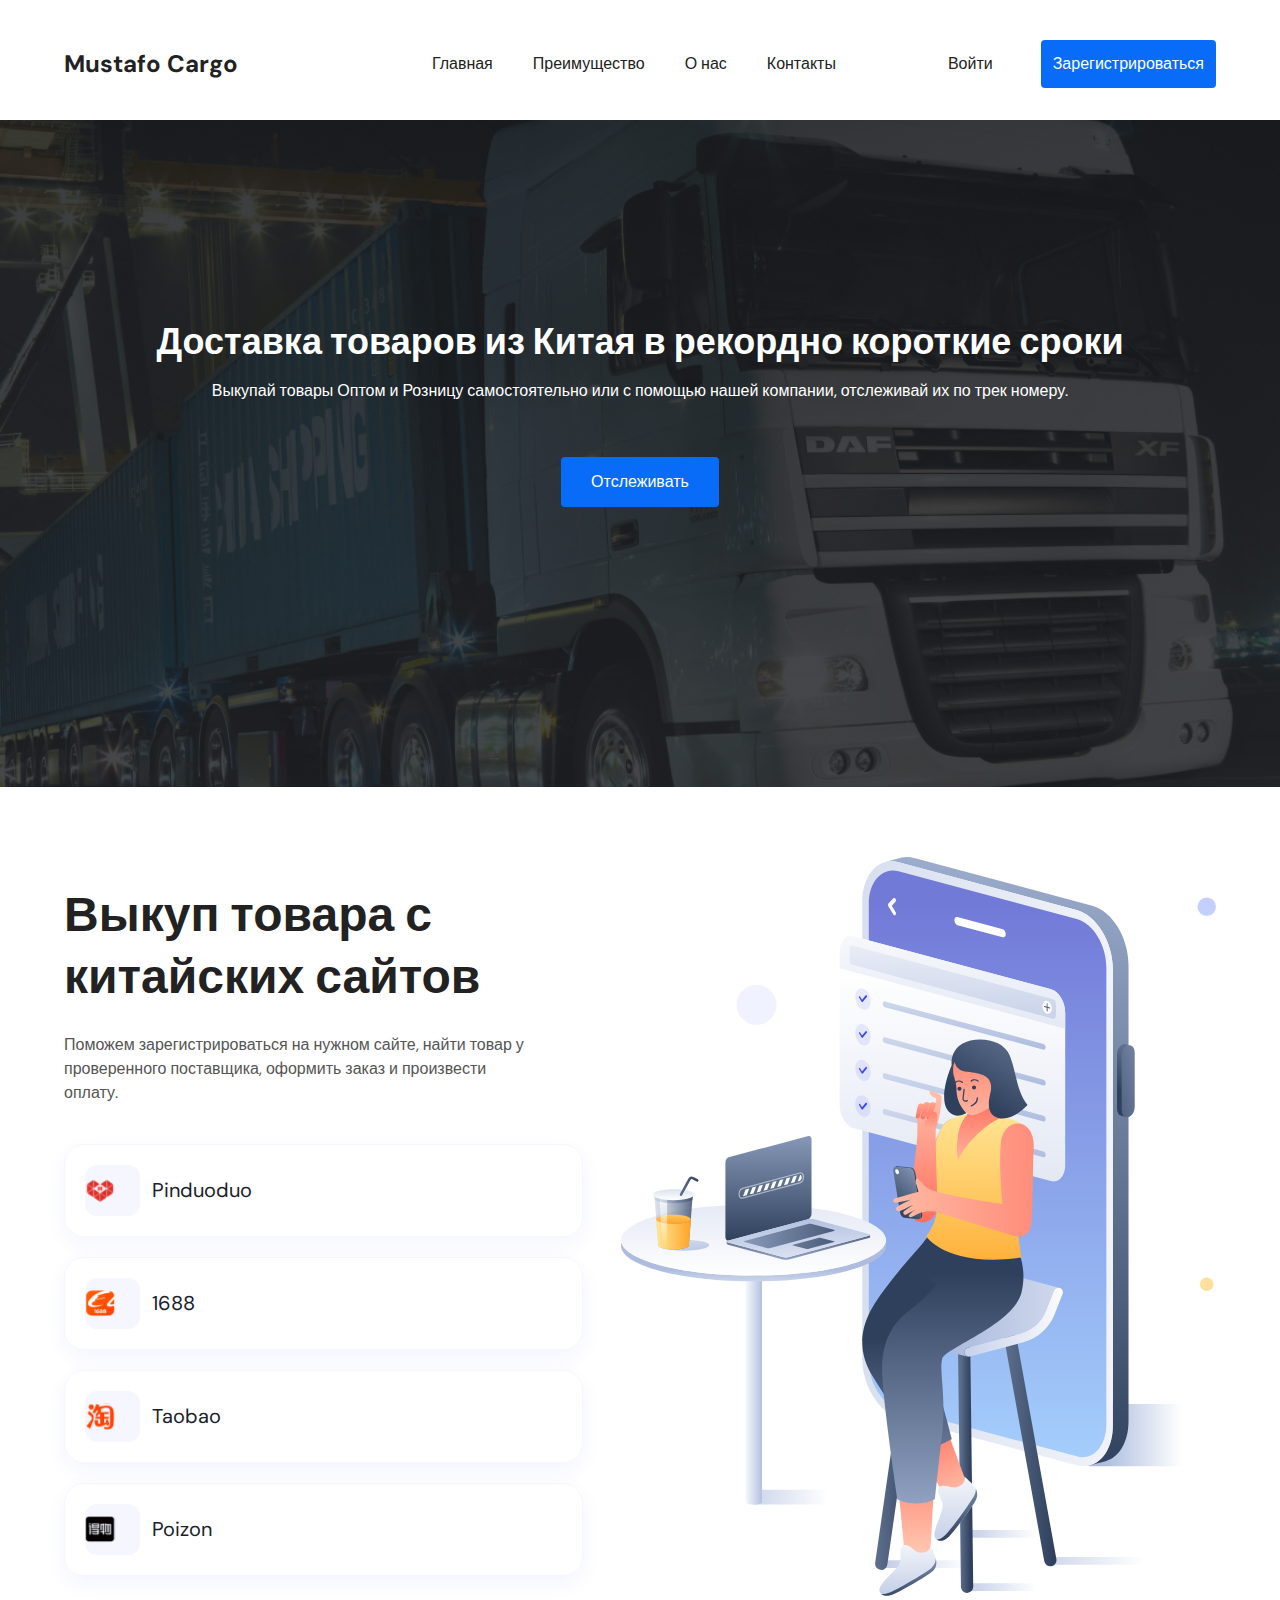
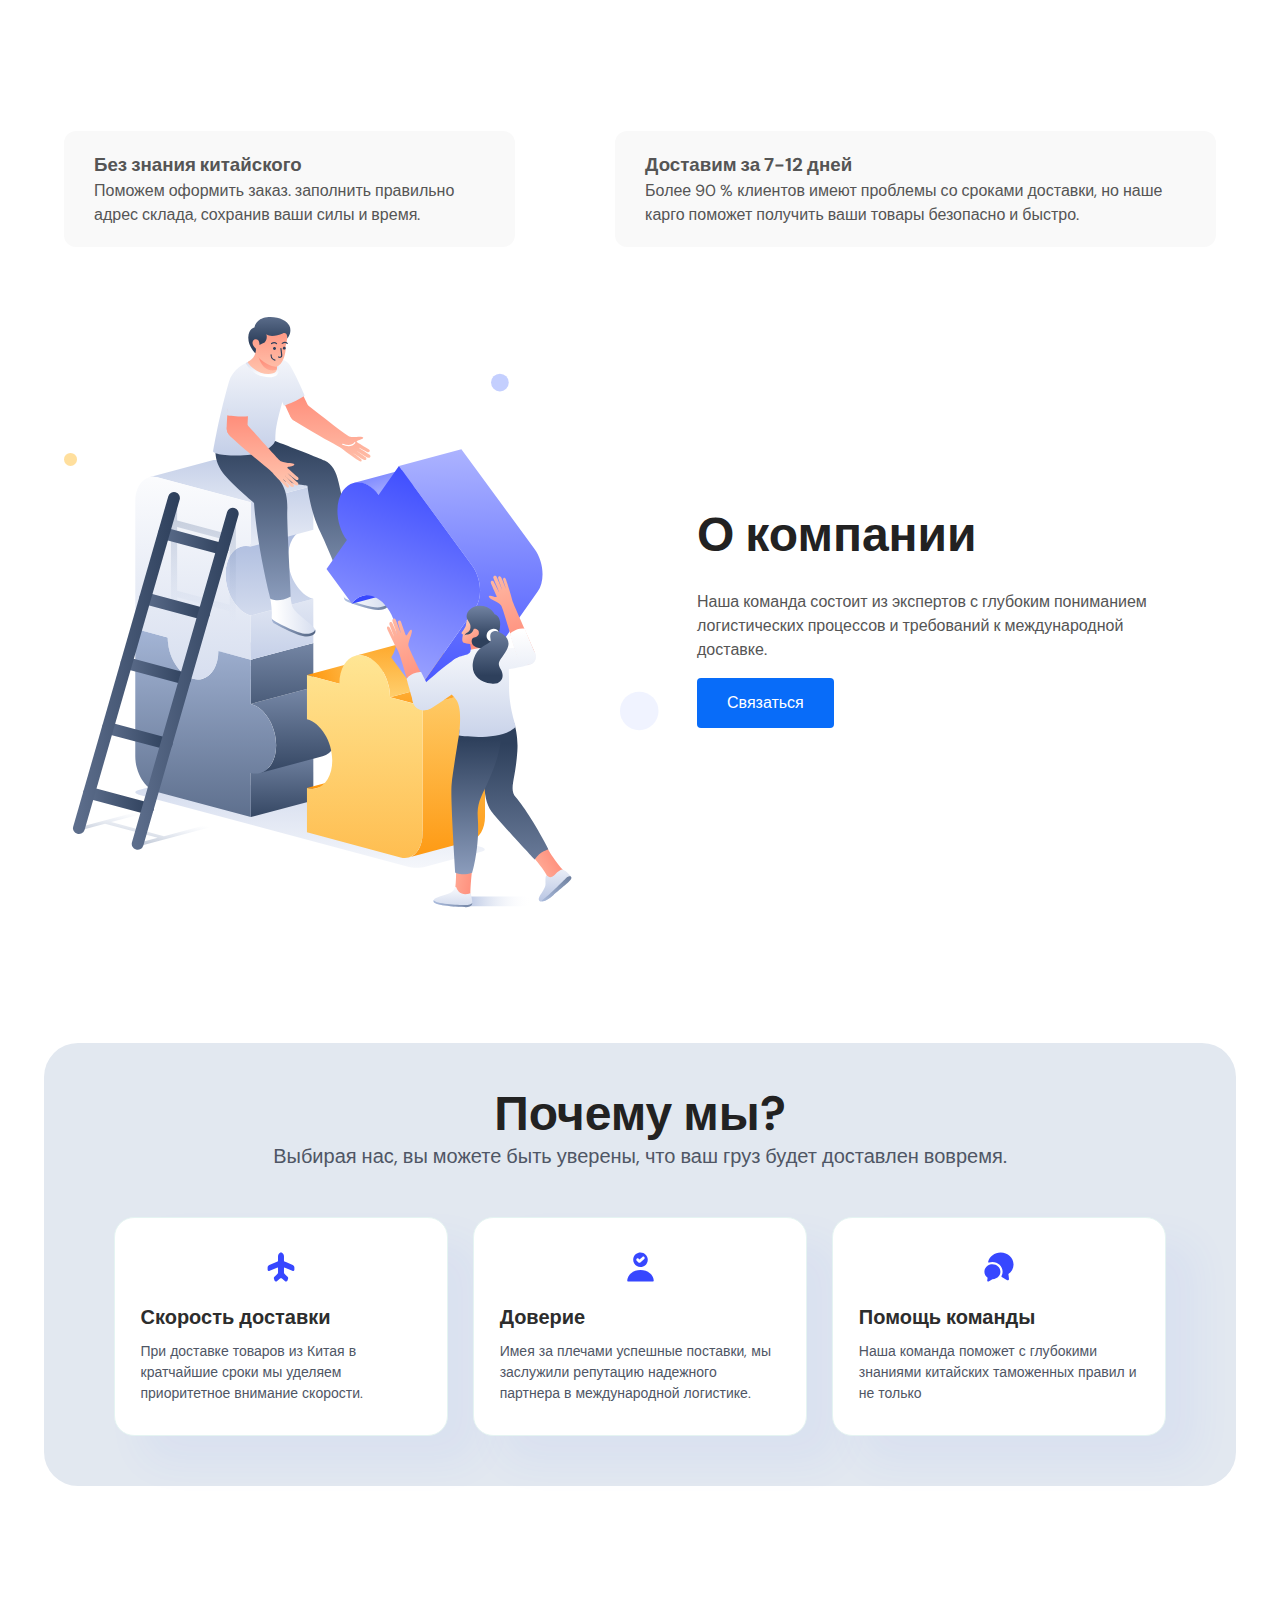
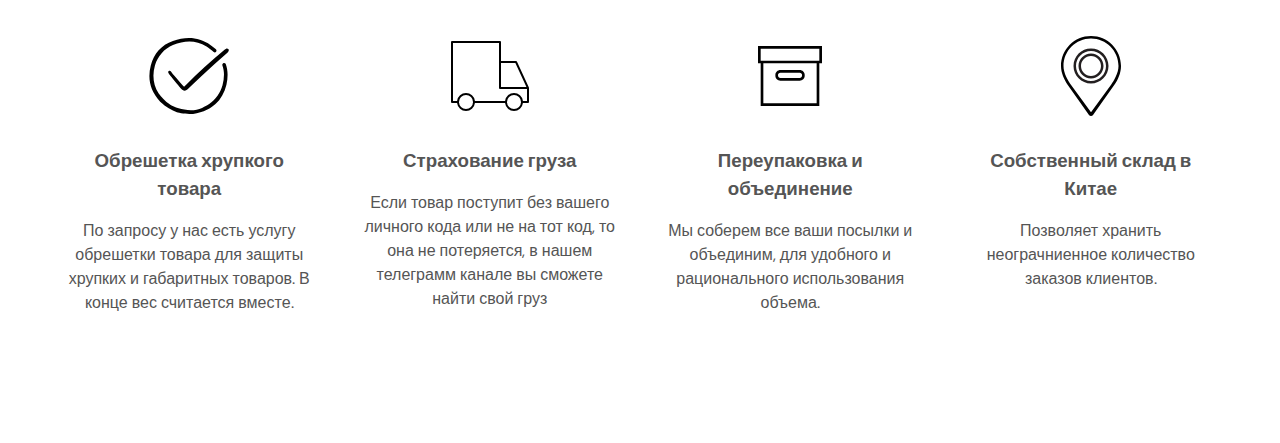
<file: index.html>
<!DOCTYPE html>
<html lang="en">
<head>
    <meta charset="UTF-8">
    <title>Mustafo Cargo</title>
    <link rel="stylesheet" href="css/styles.css">
</head>
<body>
    <header class="header">
        <div class="container">
            <div class="burger-menu">
                <button class="burger-btn" id="burger-btn">
                    <svg xmlns="http://www.w3.org/2000/svg" width="30px" height="30px" viewBox="0 0 512 512">
                        <path d="M0 96C0 78.3 14.3 64 32 64H416c17.7 0 32 14.3 32 32s-14.3 32-32 32H32C14.3 128 0 113.7 0 96zM64 256c0-17.7 14.3-32 32-32H480c17.7 0 32 14.3 32 32s-14.3 32-32 32H96c-17.7 0-32-14.3-32-32zM448 416c0 17.7-14.3 32-32 32H32c-17.7 0-32-14.3-32-32s14.3-32 32-32H416c17.7 0 32 14.3 32 32z"/>
                    </svg>
                </button>
                <nav class="menu" id="menu">
                    <ul>
                        <li><a href="./index.html">Главная</a></li>
                        <li><a href="#">Преимущества</a></li>
                        <li><a href="#">О нас</a></li>
                        <li><a href="tel:+996701090133">Контакты</a></li>
                    </ul>
                </nav>
            </div>
            <a class="header-logo" href="./index.html">Mustafo Cargo</a>

            <nav class="site-nav">
                <ul class="site-nav__list">
                    <li class="site-nav__item">
                        <a class="site-nav__link" href="./index.html">
                            Главная
                        </a>
                    </li>
                    <li class="site-nav__item">
                        <a class="site-nav__link" href="#">
                            Преимущество
                        </a>
                    </li>
                    <li class="site-nav__item">
                        <a class="site-nav__link" href="#">
                            О нас
                        </a>
                    </li>
                    <li class="site-nav__item">
                        <a class="site-nav__link" href="tel:+996701090133">
                            Контакты
                        </a>
                    </li>
                </ul>
            </nav>
            <a class="site-nav__link signin" href="./html/voyti.html">Войти</a>
            <a class="btn header-btn" href="./html/registration.html">Зарегистрироваться</a>
        </div>
    </header>



    <main class="main">

        <!--        hero section-->
        <section class="hero">
            <div class="container">
                <h1 class="hero-title">Доставка товаров из Китая в рекордно короткие сроки</h1>
                <p class="hero-text">Выкупай товары Оптом и Розницу самостоятельно или с помощью нашей компании, отслеживай их по трек номеру.</p>
                <a class="btn hero__btn" href="">Отслеживать</a>
            </div>
        </section>
        <!--        hero section end-->

        <!--        Китайские сайты-->
        <section class="course">
            <div class="container">
                <div class="course_left">
                    <h2 class="title course_title">Выкуп товара с китайских сайтов</h2>
                    <p class="course_text">Поможем зарегистрироваться на нужном сайте, найти товар у проверенного поставщика, оформить заказ и произвести оплату.</p>
                    <ul class="course_left_list">
                        <li class="course_left_item">
                            <div class="course_left_item-bg-color">
                                <div><img src="img/pinduoduo-1.svg" alt=""></div>
                            </div>
                            <p class="course_left_item_text">Pinduoduo</p>
                        </li>
                        <li class="course_left_item">
                            <div class="course_left_item-bg-color">
                                <div><img src="img/1686-2.svg" alt=""></div>
                            </div>
                            <p class="course_left_item_text">1688</p>
                        </li>
                        <li class="course_left_item">
                            <div class="course_left_item-bg-color">
                                <div><img src="img/taobao-3.svg" alt=""></div>
                            </div>
                            <p class="course_left_item_text">Taobao</p>
                        </li>
                        <li class="course_left_item">
                            <div class="course_left_item-bg-color">
                                <div><img src="img/poizon.svg" alt="" ></div>
                            </div>
                            <p class="course_left_item_text">Poizon</p>
                        </li>
                    </ul>
                </div>
                <div class="course_right">
                    <img class="course_right_img" src="img/карго.svg" alt="" width="400" height="400">
                </div>
            </div>
        </section>
        <!--        Китайские сайты end-->

<!--        доставка-->
        <section class="dostavka">
            <div class="container">
                <ul class="dostavka_list">
                    <li class="dostavka_item">
                        <div class="dostavka_item_div">
<!--                            <div class="dostavka_item_bg">-->
<!--                                <svg>-->
<!--                                    <path d="M35.0779 4.33331H16.9212C9.03455 4.33331 4.33289 9.03498 4.33289 16.9216V35.0783C4.33289 42.965 9.03455 47.6666 16.9212 47.6666H35.0779C42.9646 47.6666 47.6662 42.965 47.6662 35.0783V16.9216C47.6662 9.03498 42.9646 4.33331 35.0779 4.33331ZM21.6012 32.2833L16.7262 37.1583C16.4012 37.4833 15.9896 37.635 15.5779 37.635C15.1662 37.635 14.7329 37.4833 14.4296 37.1583L12.8046 35.5333C12.1546 34.905 12.1546 33.865 12.8046 33.2366C13.4329 32.6083 14.4512 32.6083 15.1012 33.2366L15.5779 33.7133L19.3046 29.9866C19.9329 29.3583 20.9512 29.3583 21.6012 29.9866C22.2296 30.615 22.2296 31.655 21.6012 32.2833ZM21.6012 17.1166L16.7262 21.9916C16.4012 22.3166 15.9896 22.4683 15.5779 22.4683C15.1662 22.4683 14.7329 22.3166 14.4296 21.9916L12.8046 20.3666C12.1546 19.7383 12.1546 18.6983 12.8046 18.07C13.4329 17.4416 14.4512 17.4416 15.1012 18.07L15.5779 18.5466L19.3046 14.82C19.9329 14.1916 20.9512 14.1916 21.6012 14.82C22.2296 15.4483 22.2296 16.4883 21.6012 17.1166ZM38.0462 36.01H26.6712C25.7829 36.01 25.0462 35.2733 25.0462 34.385C25.0462 33.4966 25.7829 32.76 26.6712 32.76H38.0462C38.9562 32.76 39.6712 33.4966 39.6712 34.385C39.6712 35.2733 38.9562 36.01 38.0462 36.01ZM38.0462 20.8433H26.6712C25.7829 20.8433 25.0462 20.1066 25.0462 19.2183C25.0462 18.33 25.7829 17.5933 26.6712 17.5933H38.0462C38.9562 17.5933 39.6712 18.33 39.6712 19.2183C39.6712 20.1066 38.9562 20.8433 38.0462 20.8433Z" fill="white"></path>-->
<!--                                </svg>-->
<!--                            </div>-->
                            <div class="dostavka_text">
                                <h3 class="dostavka_subtitle">Без знания китайского</h3>
                                <p class="dostavka_p">Поможем оформить заказ. заполнить правильно адрес склада, сохранив ваши силы и время.</p>
                            </div>
                        </div>
                    </li>
                    <li class="dostavka_item">
<!--                        <div class="dostavka_item_bg">-->
<!--                            <svg>-->

<!--                            </svg>-->
<!--                        </div>-->
                        <div class="">
                            <h3 class="dostavka_subtitle">Доставим за 7-12 дней</h3>
                            <p class="dostavka_text">Более 90 % клиентов имеют проблемы со сроками доставки, но наше карго поможет получить ваши товары безопасно и быстро.</p>
                        </div>
                    </li>
                </ul>
            </div>
        </section>
<!--        доставка end-->

        <!--        Китайские сайты-->
        <section class="about_us">
            <div class="container">
                <div class="about_us_left">
                    <img class="about_us_left_img" src="img/svg/about-company.svg" alt="" width="503" height="500">
                </div>

                <div class="about_us_right">
                    <h2 class="title about_us_title">О компании</h2>
                    <p class="about_us_text">Наша команда состоит из экспертов с глубоким пониманием логистических процессов и требований к международной доставке.</p>
                    <a class="btn hero__btn" href="tel:+996701090133">Связаться</a>
                </div>
            </div>
        </section>
        <!--        Китайские сайты end-->


<!--        почему мы-->
        <section class="why_us">
            <div class="container">
                <h2 class="title why_us_title">Почему мы?</h2>
                <p class="why_us_text">Выбирая нас, вы можете быть уверены, что ваш груз будет доставлен вовремя.</p>
                <ul class="why_us_list">
                    <li class="why_us_item">
                        <a href="#">
                            <svg width="36" height="36" viewBox="0 0 36 36" fill="none" xmlns="http://www.w3.org/2000/svg"><path d="M29.7396 16.002L22.9291 13.0708L21.4125 12.4291C21.1792 12.3124 20.975 12.0062 20.975 11.7437V7.28119C20.975 5.88119 19.9396 4.21869 18.6854 3.57703C18.2479 3.35828 17.7229 3.35828 17.2854 3.57703C16.0458 4.21869 15.0104 5.89578 15.0104 7.29578V11.7583C15.0104 12.0208 14.8062 12.327 14.5729 12.4437L6.2604 16.0166C5.34165 16.3958 4.5979 17.5479 4.5979 18.5395V20.4645C4.5979 21.7041 5.53123 22.3166 6.68332 21.8208L13.9896 18.6708C14.5583 18.4229 15.025 18.7291 15.025 19.3562V20.9749V23.5999C15.025 23.9354 14.8354 24.4166 14.6021 24.6499L11.2187 28.0479C10.8687 28.3979 10.7083 29.0833 10.8687 29.5791L11.525 31.5624C11.7875 32.4229 12.7646 32.8312 13.5667 32.4229L17.0375 29.5062C17.5625 29.0541 18.4229 29.0541 18.9479 29.5062L22.4187 32.4229C23.2208 32.8166 24.1979 32.4229 24.4896 31.5624L25.1458 29.5791C25.3062 29.0979 25.1458 28.3979 24.7958 28.0479L21.4125 24.6499C21.1646 24.4166 20.975 23.9354 20.975 23.5999V19.3562C20.975 18.7291 21.4271 18.4374 22.0104 18.6708L29.3167 21.8208C30.4687 22.3166 31.4021 21.7041 31.4021 20.4645V18.5395C31.4021 17.5479 30.6583 16.3958 29.7396 16.002Z" fill="#3747FF"></path></svg>
                            <path d="M29.7396 16.002L22.9291 13.0708L21.4125 12.4291C21.1792 12.3124 20.975 12.0062 20.975 11.7437V7.28119C20.975 5.88119 19.9396 4.21869 18.6854 3.57703C18.2479 3.35828 17.7229 3.35828 17.2854 3.57703C16.0458 4.21869 15.0104 5.89578 15.0104 7.29578V11.7583C15.0104 12.0208 14.8062 12.327 14.5729 12.4437L6.2604 16.0166C5.34165 16.3958 4.5979 17.5479 4.5979 18.5395V20.4645C4.5979 21.7041 5.53123 22.3166 6.68332 21.8208L13.9896 18.6708C14.5583 18.4229 15.025 18.7291 15.025 19.3562V20.9749V23.5999C15.025 23.9354 14.8354 24.4166 14.6021 24.6499L11.2187 28.0479C10.8687 28.3979 10.7083 29.0833 10.8687 29.5791L11.525 31.5624C11.7875 32.4229 12.7646 32.8312 13.5667 32.4229L17.0375 29.5062C17.5625 29.0541 18.4229 29.0541 18.9479 29.5062L22.4187 32.4229C23.2208 32.8166 24.1979 32.4229 24.4896 31.5624L25.1458 29.5791C25.3062 29.0979 25.1458 28.3979 24.7958 28.0479L21.4125 24.6499C21.1646 24.4166 20.975 23.9354 20.975 23.5999V19.3562C20.975 18.7291 21.4271 18.4374 22.0104 18.6708L29.3167 21.8208C30.4687 22.3166 31.4021 21.7041 31.4021 20.4645V18.5395C31.4021 17.5479 30.6583 16.3958 29.7396 16.002Z" fill="#3747FF"></path>
                        </a>
                        <h3>Скорость доставки</h3>
                        <p>При доставке товаров из Китая в кратчайшие сроки мы уделяем приоритетное внимание скорости.</p>
                    </li>
                    <li class="why_us_item">
                        <a href="#">
                            <svg width="36" height="36" viewBox="0 0 36 36" fill="none" xmlns="http://www.w3.org/2000/svg"><path d="M18.4872 20.9166C11.181 20.9166 5.23096 25.8166 5.23096 31.8541C5.23096 32.2625 5.55179 32.5833 5.96012 32.5833H31.0143C31.4226 32.5833 31.7435 32.2625 31.7435 31.8541C31.7435 25.8166 25.7935 20.9166 18.4872 20.9166Z" fill="#3747FF"></path><path d="M18.4872 3.41663C16.7664 3.41663 15.1914 4.01454 13.9372 5.02079C12.2601 6.34788 11.1956 8.40413 11.1956 10.7083C11.1956 12.0791 11.5747 13.3625 12.2601 14.4562C13.5143 16.5708 15.8185 18 18.4872 18C20.3247 18 22.0018 17.3291 23.2851 16.177C23.8539 15.6958 24.3497 15.1125 24.7289 14.4562C25.3997 13.3625 25.7789 12.0791 25.7789 10.7083C25.7789 6.68329 22.5122 3.41663 18.4872 3.41663ZM22.2643 9.92079L18.3706 13.5083C18.1081 13.7562 17.7726 13.8729 17.4372 13.8729C17.0872 13.8729 16.7372 13.7416 16.4747 13.4791L14.681 11.6708C14.1414 11.1312 14.1414 10.2708 14.681 9.73121C15.2206 9.19163 16.081 9.19163 16.6206 9.73121L17.481 10.5916L20.4122 7.89371C20.9664 7.38329 21.8268 7.41246 22.3372 7.96663C22.8476 8.53538 22.8185 9.41038 22.2643 9.92079Z" fill="#3747FF"></path></svg>
                        </a>
                        <h3>Доверие</h3>
                        <p>Имея за плечами успешные поставки, мы заслужили репутацию надежного партнера в международной логистике.</p>
                    </li>
                    <li class="why_us_item">
                        <a href="#">
                            <svg width="36" height="36" viewBox="0 0 36 36" fill="none" xmlns="http://www.w3.org/2000/svg"><path d="M27.4098 25.0437L27.9786 29.652C28.1244 30.8625 26.8265 31.7083 25.7911 31.0812L20.7452 28.077C20.3952 27.8729 20.3077 27.4354 20.4973 27.0854C21.2265 25.7437 21.6202 24.227 21.6202 22.7104C21.6202 17.3729 17.0411 13.027 11.4119 13.027C10.2598 13.027 9.13689 13.202 8.08689 13.552C7.54731 13.727 7.02231 13.2312 7.15356 12.677C8.48064 7.36871 13.5848 3.41663 19.6806 3.41663C26.7973 3.41663 32.5577 8.79788 32.5577 15.4333C32.5577 19.3708 30.5306 22.8562 27.4098 25.0437Z" fill="#3747FF"></path><path d="M19.4327 22.7104C19.4327 24.4458 18.7911 26.05 17.7119 27.3188C16.2681 29.0688 13.9786 30.1917 11.4119 30.1917L7.60564 32.4521C6.96397 32.8458 6.1473 32.3063 6.2348 31.5625L6.59939 28.6896C4.64522 27.3333 3.39105 25.1604 3.39105 22.7104C3.39105 20.1438 4.76189 17.8833 6.86189 16.5417C8.1598 15.6958 9.72022 15.2146 11.4119 15.2146C15.8452 15.2146 19.4327 18.5688 19.4327 22.7104Z" fill="#3747FF"></path></svg>
                        </a>
                        <h3>Помощь команды</h3>
                        <p>Наша команда поможет с глубокими знаниями китайских таможенных правил и не только</p>
                    </li>
                </ul>
            </div>
        </section>
<!--        почему мы end-->

<!--        Собственный склад в Китае-->
        <section class="how_it_work">
            <div class="container">
                <ul class="how_it_work_list">
                    <li class="how_it_work_item">
                        <img src="img/svg/tick.svg" alt="" width="80" height="80">
                        <h3 class="card-title">Обрешетка хрупкого товара</h3>
                        <p class="card-text">По запросу у нас есть услугу обрешетки товара для защиты хрупких и габаритных товаров. В конце вес считается вместе.</p>
                    </li>
                    <li class="how_it_work_item">
                        <img src="img/svg/car.svg" alt="" width="80" height="80">
                        <h3 class="card-title">Страхование груза</h3>
                        <p class="card-text">Если товар поступит без вашего личного кода или не на тот код, то она не потеряется, в нашем телеграмм канале вы сможете найти свой груз</p>
                    </li>
                    <li class="how_it_work_item">
                        <img src="img/svg/box.svg" alt="" width="80" height="80">
                        <h3 class="card-title">Переупаковка и объединение</h3>
                        <p class="card-text">Мы соберем все ваши посылки и объединим, для удобного и рационального использования объема.</p>
                    </li>
                    <li class="how_it_work_item">
                        <img src="img/svg/location.svg" alt="" width="80" height="80">
                        <h3 class="card-title">Собственный склад в Китае</h3>
                        <p class="card-text">Позволяет хранить неограчниенное количество заказов клиентов.</p>
                    </li>
                </ul>
            </div>
        </section>
<!--        Собственный склад в Китае end-->

    </main>



<!--    <footer class="footer">-->
<!--        <div class="container">-->
<!--            <a class="footer-logo" href="./index.html">Mustafo Cargo</a>-->

<!--            <nav class="footer_nav">-->
<!--                <ul class="footer_nav__list">-->
<!--                    <li class="footer_nav__item">-->
<!--                        <a class="footer_nav__link" href="./index.html">-->
<!--                            Главная-->
<!--                        </a>-->
<!--                    </li>-->
<!--                    <li class="footer_nav__item">-->
<!--                        <a class="footer_nav__link" href="#">-->
<!--                            Преимущество-->
<!--                        </a>-->
<!--                    </li>-->
<!--                    <li class="footer_nav__item">-->
<!--                        <a class="footer_nav__link" href="#">-->
<!--                            О нас-->
<!--                        </a>-->
<!--                    </li>-->
<!--                    <li class="footer_nav__item">-->
<!--                        <a class="footer_nav__link" href="#">-->
<!--                            Контакты-->
<!--                        </a>-->
<!--                    </li>-->
<!--                </ul>-->
<!--            </nav>-->
<!--            <div class="footer_a">-->
<!--                <a href="tel:+996701090133">-->
<!--                    <svg xmlns="http://www.w3.org/2000/svg"  viewBox="0 0 48 48" width="28px" height="28px" clip-rule="evenodd">-->
<!--                    <path fill="#fff" d="M4.868,43.303l2.694-9.835C5.9,30.59,5.026,27.324,5.027,23.979C5.032,13.514,13.548,5,24.014,5c5.079,0.002,9.845,1.979,13.43,5.566c3.584,3.588,5.558,8.356,5.556,13.428c-0.004,10.465-8.522,18.98-18.986,18.98c-0.001,0,0,0,0,0h-0.008c-3.177-0.001-6.3-0.798-9.073-2.311L4.868,43.303z"/>-->
<!--                    <path fill="#fff" d="M4.868,43.803c-0.132,0-0.26-0.052-0.355-0.148c-0.125-0.127-0.174-0.312-0.127-0.483l2.639-9.636c-1.636-2.906-2.499-6.206-2.497-9.556C4.532,13.238,13.273,4.5,24.014,4.5c5.21,0.002,10.105,2.031,13.784,5.713c3.679,3.683,5.704,8.577,5.702,13.781c-0.004,10.741-8.746,19.48-19.486,19.48c-3.189-0.001-6.344-0.788-9.144-2.277l-9.875,2.589C4.953,43.798,4.911,43.803,4.868,43.803z"/>-->
<!--                    <path fill="#cfd8dc" d="M24.014,5c5.079,0.002,9.845,1.979,13.43,5.566c3.584,3.588,5.558,8.356,5.556,13.428c-0.004,10.465-8.522,18.98-18.986,18.98h-0.008c-3.177-0.001-6.3-0.798-9.073-2.311L4.868,43.303l2.694-9.835C5.9,30.59,5.026,27.324,5.027,23.979C5.032,13.514,13.548,5,24.014,5 M24.014,42.974C24.014,42.974,24.014,42.974,24.014,42.974C24.014,42.974,24.014,42.974,24.014,42.974 M24.014,42.974C24.014,42.974,24.014,42.974,24.014,42.974C24.014,42.974,24.014,42.974,24.014,42.974 M24.014,4C24.014,4,24.014,4,24.014,4C12.998,4,4.032,12.962,4.027,23.979c-0.001,3.367,0.849,6.685,2.461,9.622l-2.585,9.439c-0.094,0.345,0.002,0.713,0.254,0.967c0.19,0.192,0.447,0.297,0.711,0.297c0.085,0,0.17-0.011,0.254-0.033l9.687-2.54c2.828,1.468,5.998,2.243,9.197,2.244c11.024,0,19.99-8.963,19.995-19.98c0.002-5.339-2.075-10.359-5.848-14.135C34.378,6.083,29.357,4.002,24.014,4L24.014,4z"/>-->
<!--                    <path fill="#40c351" d="M35.176,12.832c-2.98-2.982-6.941-4.625-11.157-4.626c-8.704,0-15.783,7.076-15.787,15.774c-0.001,2.981,0.833,5.883,2.413,8.396l0.376,0.597l-1.595,5.821l5.973-1.566l0.577,0.342c2.422,1.438,5.2,2.198,8.032,2.199h0.006c8.698,0,15.777-7.077,15.78-15.776C39.795,19.778,38.156,15.814,35.176,12.832z"/>-->
<!--                    <path fill="#fff" fill-rule="evenodd" d="M19.268,16.045c-0.355-0.79-0.729-0.806-1.068-0.82c-0.277-0.012-0.593-0.011-0.909-0.011c-0.316,0-0.83,0.119-1.265,0.594c-0.435,0.475-1.661,1.622-1.661,3.956c0,2.334,1.7,4.59,1.937,4.906c0.237,0.316,3.282,5.259,8.104,7.161c4.007,1.58,4.823,1.266,5.693,1.187c0.87-0.079,2.807-1.147,3.202-2.255c0.395-1.108,0.395-2.057,0.277-2.255c-0.119-0.198-0.435-0.316-0.909-0.554s-2.807-1.385-3.242-1.543c-0.435-0.158-0.751-0.237-1.068,0.238c-0.316,0.474-1.225,1.543-1.502,1.859c-0.277,0.317-0.554,0.357-1.028,0.119c-0.474-0.238-2.002-0.738-3.815-2.354c-1.41-1.257-2.362-2.81-2.639-3.285c-0.277-0.474-0.03-0.731,0.208-0.968c0.213-0.213,0.474-0.554,0.712-0.831c0.237-0.277,0.316-0.475,0.474-0.791c0.158-0.317,0.079-0.594-0.04-0.831C20.612,19.329,19.69,16.983,19.268,16.045z" clip-rule="evenodd"/></svg>-->
<!--                </a>-->
<!--                <a href="https://www.instagram.com/mustafa_kargo?utm_source=ig_web_button_share_sheet&igsh=ZDNlZDc0MzIxNw==">-->
<!--                    <svg xmlns="http://www.w3.org/2000/svg"  viewBox="0 0 48 48" width="28px" height="28px">-->
<!--                    <radialGradient id="yOrnnhliCrdS2gy~4tD8ma" cx="19.38" cy="42.035" r="44.899" gradientUnits="userSpaceOnUse">-->
<!--                    <stop offset="0" stop-color="#fd5"/><stop offset=".328" stop-color="#ff543f"/><stop offset=".348" stop-color="#fc5245"/>-->
<!--                    <stop offset=".504" stop-color="#e64771"/><stop offset=".643" stop-color="#d53e91"/><stop offset=".761" stop-color="#cc39a4"/>-->
<!--                    <stop offset=".841" stop-color="#c837ab"/></radialGradient>-->
<!--                    <path fill="url(#yOrnnhliCrdS2gy~4tD8ma)" d="M34.017,41.99l-20,0.019c-4.4,0.004-8.003-3.592-8.008-7.992l-0.019-20	c-0.004-4.4,3.592-8.003,7.992-8.008l20-0.019c4.4-0.004,8.003,3.592,8.008,7.992l0.019,20	C42.014,38.383,38.417,41.986,34.017,41.99z"/>-->
<!--                    <radialGradient id="yOrnnhliCrdS2gy~4tD8mb" cx="11.786" cy="5.54" r="29.813" gradientTransform="matrix(1 0 0 .6663 0 1.849)" gradientUnits="userSpaceOnUse">-->
<!--                    <stop offset="0" stop-color="#4168c9"/><stop offset=".999" stop-color="#4168c9" stop-opacity="0"/>-->
<!--                    </radialGradient><path fill="url(#yOrnnhliCrdS2gy~4tD8mb)" d="M34.017,41.99l-20,0.019c-4.4,0.004-8.003-3.592-8.008-7.992l-0.019-20	c-0.004-4.4,3.592-8.003,7.992-8.008l20-0.019c4.4-0.004,8.003,3.592,8.008,7.992l0.019,20	C42.014,38.383,38.417,41.986,34.017,41.99z"/>-->
<!--                    <path fill="#fff" d="M24,31c-3.859,0-7-3.14-7-7s3.141-7,7-7s7,3.14,7,7S27.859,31,24,31z M24,19c-2.757,0-5,2.243-5,5	s2.243,5,5,5s5-2.243,5-5S26.757,19,24,19z"/><circle cx="31.5" cy="16.5" r="1.5" fill="#fff"/>-->
<!--                    <path fill="#fff" d="M30,37H18c-3.859,0-7-3.14-7-7V18c0-3.86,3.141-7,7-7h12c3.859,0,7,3.14,7,7v12	C37,33.86,33.859,37,30,37z M18,13c-2.757,0-5,2.243-5,5v12c0,2.757,2.243,5,5,5h12c2.757,0,5-2.243,5-5V18c0-2.757-2.243-5-5-5H18z"/></svg>-->
<!--                </a>-->
<!--                <a href="">-->
<!--                    <svg xmlns="http://www.w3.org/2000/svg"  viewBox="0 0 48 48" width="28px" height="28px">-->
<!--                    <path fill="#29b6f6" d="M24 4A20 20 0 1 0 24 44A20 20 0 1 0 24 4Z"/>-->
<!--                    <path fill="#fff" d="M33.95,15l-3.746,19.126c0,0-0.161,0.874-1.245,0.874c-0.576,0-0.873-0.274-0.873-0.274l-8.114-6.733 l-3.97-2.001l-5.095-1.355c0,0-0.907-0.262-0.907-1.012c0-0.625,0.933-0.923,0.933-0.923l21.316-8.468 c-0.001-0.001,0.651-0.235,1.126-0.234C33.667,14,34,14.125,34,14.5C34,14.75,33.95,15,33.95,15z"/>-->
<!--                    <path fill="#b0bec5" d="M23,30.505l-3.426,3.374c0,0-0.149,0.115-0.348,0.12c-0.069,0.002-0.143-0.009-0.219-0.043 l0.964-5.965L23,30.505z"/>-->
<!--                    <path fill="#cfd8dc" d="M29.897,18.196c-0.169-0.22-0.481-0.26-0.701-0.093L16,26c0,0,2.106,5.892,2.427,6.912 c0.322,1.021,0.58,1.045,0.58,1.045l0.964-5.965l9.832-9.096C30.023,18.729,30.064,18.416,29.897,18.196z"/></svg>-->
<!--                </a>-->
<!--            </div>-->
<!--        </div>-->
<!--    </footer>-->

    <script src="app.js"></script>
</body>
</html>
</file>
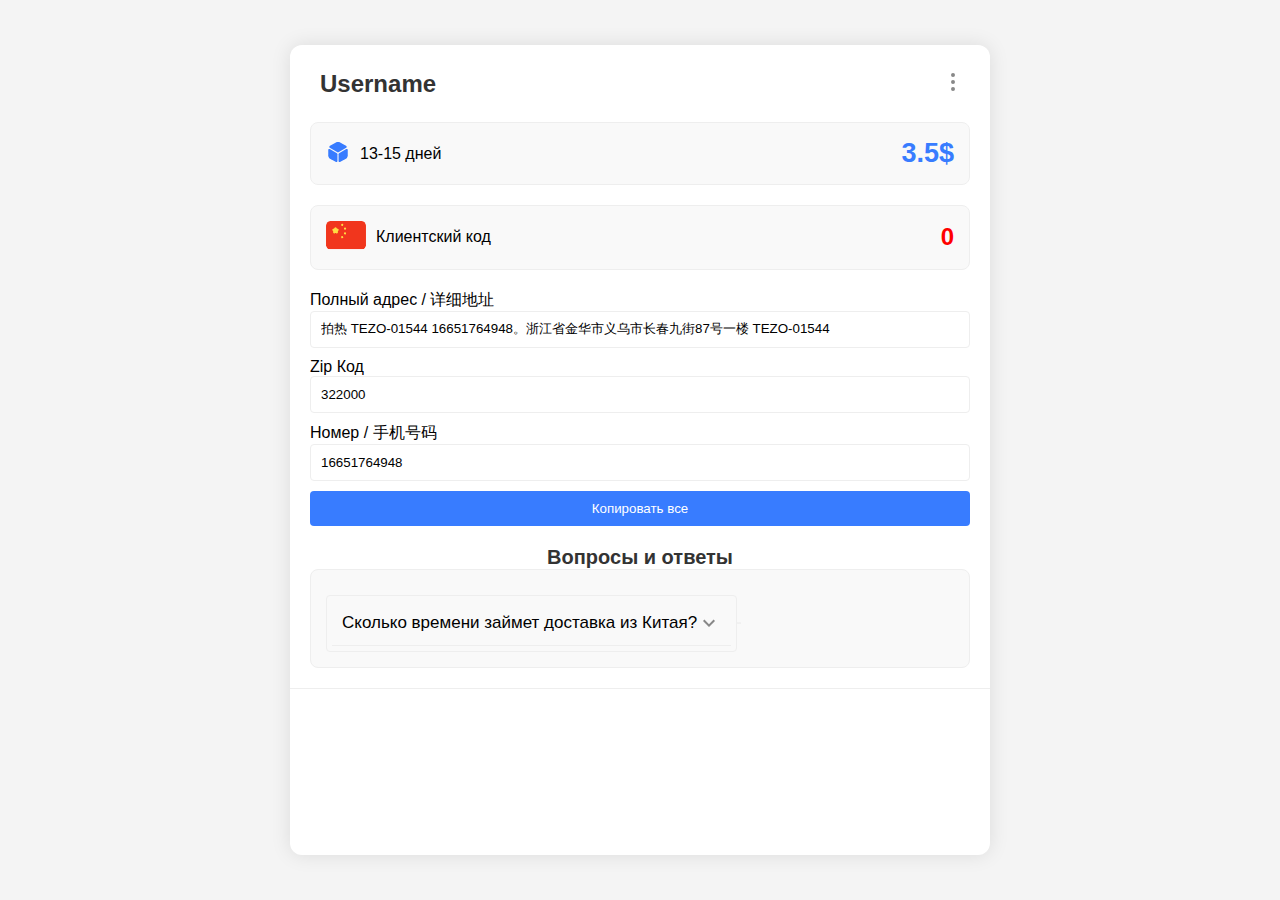
<file: html/voyti.html>
<!DOCTYPE html>
<html lang="en">
<head>
    <meta charset="UTF-8">
    <title>Title</title>
    <link rel="stylesheet" href="../css/voyti.css">
</head>
<body>
    <div class="div">
        <div class="center">
            <div class="top">
                <div class="username">
                    <div class="user_inner">
                        <span class="user_span"></span>
                        <div class="h2">Username</div>
                    </div>
                    <button>
                        <svg stroke="currentColor" fill="none" stroke-width="2" viewBox="0 0 24 24" stroke-linecap="round" stroke-linejoin="round" height="1em" width="1em" xmlns="http://www.w3.org/2000/svg"><circle cx="12" cy="12" r="1"></circle><circle cx="12" cy="5" r="1"></circle><circle cx="12" cy="19" r="1"></circle></svg>
                    </button>
                </div>
                <div class="days">
                    <div class="days_inner">
                        <div class="days_inner-top">
                            <div class="days_inner_span">
                                <span>
                                    <svg width="24" height="24" viewBox="0 0 24 24" fill="none" xmlns="http://www.w3.org/2000/svg"><path d="M20.21 7.82L12.51 12.28C12.2 12.46 11.81 12.46 11.49 12.28L3.78997 7.82C3.23997 7.5 3.09997 6.75 3.51997 6.28C3.80997 5.95 4.13997 5.68 4.48997 5.49L9.90997 2.49C11.07 1.84 12.95 1.84 14.11 2.49L19.53 5.49C19.88 5.68 20.21 5.96 20.5 6.28C20.9 6.75 20.76 7.5 20.21 7.82Z" fill="#387CFF"></path><path d="M11.43 14.14V20.96C11.43 21.72 10.66 22.22 9.97998 21.89C7.91998 20.88 4.44998 18.99 4.44998 18.99C3.22998 18.3 2.22998 16.56 2.22998 15.13V9.97C2.22998 9.18 3.05998 8.68 3.73998 9.07L10.93 13.24C11.23 13.43 11.43 13.77 11.43 14.14Z" fill="#387CFF"></path><path d="M12.57 14.14V20.96C12.57 21.72 13.34 22.22 14.02 21.89C16.08 20.88 19.55 18.99 19.55 18.99C20.77 18.3 21.77 16.56 21.77 15.13V9.97C21.77 9.18 20.94 8.68 20.26 9.07L13.07 13.24C12.77 13.43 12.57 13.77 12.57 14.14Z" fill="#387CFF"></path></svg>
                                </span>
                            </div>
                            <div class=""><p>13-15 дней</p></div>
                        </div>
                        <div class="days_inner_bottom"><h2>3.5$</h2></div>
                    </div>
                </div>
                <div class="clientCode">
                    <div class="clientCode_inner">
                        <div class="clientCode_inner_div">
                            <div class="clientCode_inner_svg"><svg width="40" height="28.57" viewBox="0 0 56 40" fill="none" xmlns="http://www.w3.org/2000/svg"><rect width="56" height="40" rx="6" fill="white"></rect><mask id="mask0_25_341" maskUnits="userSpaceOnUse" x="0" y="0" width="56" height="40"><rect width="56" height="40" rx="6" fill="white"></rect></mask><g mask="url(#mask0_25_341)"><rect width="56" height="40" rx="6" fill="#F1361D"></rect><path fill-rule="evenodd" clip-rule="evenodd" d="M21.2856 4.94941C20.7926 5.49074 21.0929 6.36308 21.8147 6.48613C21.9893 6.5159 22.1517 6.59512 22.2827 6.71439C22.824 7.20739 23.6964 6.90702 23.8194 6.18525C23.8492 6.01063 23.9284 5.84822 24.0477 5.71725C24.5407 5.17592 24.2403 4.30358 23.5186 4.18053C23.3439 4.15076 23.1815 4.07154 23.0505 3.95227C22.5092 3.45927 21.6369 3.75964 21.5138 4.48141C21.4841 4.65602 21.4048 4.81844 21.2856 4.94941ZM25.3725 11.283C25.3555 12.015 26.1545 12.4763 26.78 12.0956C26.9313 12.0035 27.1058 11.9567 27.2829 11.9608C28.0149 11.9778 28.4762 11.1788 28.0956 10.5533C28.0035 10.402 27.9567 10.2274 27.9608 10.0504C27.9777 9.31837 27.1787 8.85707 26.5533 9.23772C26.402 9.32981 26.2274 9.37658 26.0503 9.37249C25.3183 9.35556 24.857 10.1546 25.2377 10.78C25.3298 10.9313 25.3765 11.1059 25.3725 11.283ZM23.3277 23.9385C23.1506 23.9406 22.9778 23.9935 22.8298 24.0908C22.218 24.493 21.4034 24.0599 21.3947 23.3278C21.3927 23.1506 21.3398 22.9778 21.2425 22.8298C20.8403 22.218 21.2734 21.4034 22.0055 21.3948C22.1827 21.3927 22.3555 21.3399 22.5035 21.2425C23.1153 20.8403 23.9299 21.2734 23.9385 22.0056C23.9406 22.1827 23.9934 22.3555 24.0907 22.5035C24.493 23.1153 24.0599 23.9299 23.3277 23.9385ZM25.2332 17.345C24.9086 18.0012 25.4377 18.757 26.1655 18.6763C26.3415 18.6568 26.5195 18.6882 26.6782 18.7667C27.3345 19.0914 28.0903 18.5622 28.0096 17.8345C27.9901 17.6584 28.0215 17.4805 28.1 17.3217C28.4247 16.6655 27.8955 15.9097 27.1678 15.9904C26.9917 16.0099 26.8138 15.9785 26.655 15.8999C25.9988 15.5753 25.243 16.1044 25.3237 16.8322C25.3432 17.0082 25.3118 17.1862 25.2332 17.345Z" fill="#FFDC42"></path><path fill-rule="evenodd" clip-rule="evenodd" d="M14.2396 17.0994C13.6972 16.7128 12.9694 16.7128 12.427 17.0994C11.2071 17.969 9.58152 16.788 10.0316 15.359C10.2317 14.7238 10.0068 14.0315 9.47151 13.6352C8.26746 12.7437 8.88838 10.8327 10.3865 10.8192C11.0525 10.8132 11.6414 10.3854 11.8529 9.75383C12.3286 8.33322 14.338 8.33322 14.8137 9.75383C15.0253 10.3854 15.6141 10.8132 16.2801 10.8192C17.7782 10.8327 18.3992 12.7437 17.1951 13.6352C16.6598 14.0315 16.4349 14.7238 16.635 15.359C17.0851 16.788 15.4595 17.969 14.2396 17.0994Z" fill="#FFDC42"></path></g></svg></div>
                            <div class=""><p>Клиентский код</p></div>
                        </div>
                        <h2 class="clientCode_h2" id="clientCode">0</h2>
                    </div>
                    <div class="address">
                        <div class="address_inner">
                            <div class="polniyAddress">
                                <div class="polniyAddress_p"><p>Полный адрес / 详细地址</p></div>
                                <input placeholder="Полный адрес / 详细地址" readonly="" aria-readonly="true" class="chakra-input css-o02lwm" value="拍热 TEZO-01544 16651764948。浙江省金华市义乌市长春九街87号一楼 TEZO-01544">
                            </div>
                            <div class="zipKod">
                                <div class="zipKod_p"><p>Zip Код</p></div>
                                <input placeholder="Zip Код" readonly="" aria-readonly="true" class="chakra-input css-o02lwm" value="322000">
                            </div>
                            <div class="number">
                                <div class="number_p"><p>Номер / 手机号码</p></div>
                                <input placeholder="Номер / 手机号码" readonly="" aria-readonly="true" class="chakra-input css-o02lwm" value="16651764948">
                            </div>
                        </div>
                        <button class="clientCode_button">Копировать все</button>
                    </div>
                </div>
<!--                <div class="prohibitedGoods"></div>-->
                <div class="questions">
                    <h2 class="questions_h2">Вопросы и ответы</h2>
                    <div class="questions_inner">
                        <div class="questions_inner1">
                            <button>
                                <div class="questions_inner-div1">
                                    <p>
                                        Сколько времени займет доставка из Китая?
                                    </p>
                                    <svg viewBox="0 0 24 24" focusable="false" class="chakra-icon chakra-accordion__icon css-1rw1o32" aria-hidden="true"><path fill="currentColor" d="M16.59 8.59L12 13.17 7.41 8.59 6 10l6 6 6-6z"></path></svg>
                                </div>
                            </button>
                            <div class="questions_inner-div2">
                                <div>
                                    <p>Мы доставим ваши товары в течении 13-15 дней. Этот срок считается с дня поступление вашего товара на наш склад в Китае. </p>
                                </div>
                            </div>
                        </div>
                        <div class="questions_inner2"></div>
                        <div class="questions_inner3"></div>
                    </div>
                </div>
            </div>
            <div class="bottom"></div>
        </div>
    </div>
</body>
<script src="../js/voyti.js"></script>
</html>
</file>
<file: css/styles.css>
@font-face {
    font-display: swap;
    font-family: 'DM Sans';
    font-style: normal;
    font-weight: 400;
    src: url('../fonts/dm-sans-v15-latin-regular.woff2') format('woff2');
}
@font-face {
    font-display: swap;
    font-family: 'DM Sans';
    font-style: normal;
    font-weight: 700;
    src: url('../fonts/dm-sans-v15-latin-700.woff2') format('woff2');
}

:root {
    --primary-color: #086cf9;
    --white-color: #fff;
    --black-2-color: #222;
    --black-5-color: #555;
    --why-us_border-color: #e2e8f0;

    /*bg-color*/
    --white-bg-color: #fff;

    /*fonts*/
    --site-font: "DM Sans", "Arial", sans-serif;
}

*,
*::after,
*::before {
    box-sizing: border-box;
    margin: 0;
    padding: 0;
}
html {
    height: 100%;
    font-size: 10px;
}
body {
    height: 100%;
    display: flex;
    flex-direction: column;
    background-color: var(--white-bg-color);

    font-family: var(--site-font);
    font-size: 1.6rem;
    line-height: 1.5;
    font-weight: 400;
    color: var(--black-5-color);
}
main {
    flex-grow: 1;
}
ul, ol {
    list-style: none;
}
a {
    text-decoration: none;
}
button {
    border: none;
    cursor: pointer;
    font-family: inherit;
}
input {
    font-family: inherit;
    border: none;
    outline: none;
}
.btn {
    font-weight: 500;
    color: var(--white-color);
    border-radius: 0.4rem;
    background-color: var(--primary-color);
    display: block;
    transition: transform 0.3s ease;
}
.btn:hover {
    transform: scale(1.05);
}
.hidden {
    display: none;
}
.title {
    font-size: 4.8rem;
    font-weight: 700;
    color: var(--black-2-color);
    line-height: 1.3;
}

/*header sections stile*/

.header {
    padding-top: 40px;
    padding-bottom: 3.2rem;
}
.header .container {
    display: flex;
    justify-content: center;
    align-items: center;
}
.container {
    width: 100%;
    max-width: 1192px;
    padding-left: 20px;
    padding-right: 20px;
    margin-left: auto;
    margin-right: auto;
}
.header-logo {
    font-weight: 700;
    font-size: 2.4rem;
    color: var(--black-2-color);
    margin-right: auto;
}
/*.header-logo:hover {*/
/*    color: var(--primary-color);*/
/*}*/
.site-nav {
    margin-right: 11.2rem;
}
.site-nav__list {
    display: flex;
    align-items: center;
    gap: 4rem;
}
.site-nav__link {
    color: var(--black-2-color);
    display: flex;
    align-items: center;
    gap: 0.6rem;
}
.site-nav__link:hover {
    color: var(--primary-color);
}
.site-nav__link:hover svg path {
    stroke: var(--primary-color);
}
.signin {
    margin-right: 4.8rem;
    text-transform: capitalize;
}
.header-btn {
    padding: 1.2rem;
    text-transform: capitalize;
}
/*burger*/
.burger-btn {
    margin-right: 2rem;
    background: #fff;
    display: none;
}
.menu {
    display: none; /* Скрыть меню по умолчанию */
    position: absolute;
    top: 100px; /* Расположить меню ниже кнопки */
    left: 0;
    background: white;
    border: 1px solid #ccc;
    box-shadow: 0 4px 8px rgba(0,0,0,0.1);
}

.menu ul {
    list-style: none;
    padding: 0;
    margin: 0;
}

.menu li {
    padding: 10px 20px;
}

.menu li a {
    text-decoration: none;
    color: black;
}

.burger-btn {
    background: none;
    border: none;
    cursor: pointer;
}

.show-menu {
    display: block; /* Показать меню при активации класса */
}













/*hero section styles*/

.hero {
    background-image: linear-gradient( rgba(0, 0, 0, 0.4), rgba(0,0,0,0.3)), url("../img/fura.jpg");
    background-repeat: no-repeat;
    background-size: cover;
    background-position: center;

    padding-top: 19.9rem;
    padding-bottom: 28rem;
    color: var(--white-color);
    text-align: center;
}
.hero-title {
    font-size: 3.6rem;
    line-height: 1.28;
    margin-bottom: 1.4rem;
    font-weight: 700;
}
.hero-text {
    width: 100%;
    max-width: 867px;
    margin-bottom: 5.4rem;
    font-size: 16px;
    margin-left: auto;
    margin-right: auto;
}
.hero__btn {
    padding: 1.3rem 3rem;
    display: inline-flex;
}


/*course section stiles*/
.course {
    margin-top: 7rem;
    margin-bottom: 12.8rem;
}
.course .container{
    display: flex;
    align-items: center;
    gap: 3.8rem;
}
.course_left {
    width: 100%;
    max-width: 519px;
}
.course_title {
    margin-bottom: 2.4rem;
}
.course_text {
    width: 100%;
    max-width: 478px;
    margin-bottom: 1.6rem;
    font-weight: 400;
}
.course_right {
    background-repeat: no-repeat;
    width: 100%;
    max-width: 595px;
    position: relative;
}
.course_right_img {
    width: 100%;
    height: auto;
    border-radius: 1rem;
}

.course_left_list {
    display: grid;
    margin-top: 3.9rem;
    grid-gap: 2rem;
}
.course_left_item {
    display: flex;
    padding: 2rem;
    border-radius: 2rem;
    align-items: center;
    box-shadow: 0px 8px 21.8px #4655FF0F;
    border: 1px solid #3747FF0D;
    color: #1a202c;
}
.course_left_item-bg-color {
    width: 55px;
    height: 51px;
    border-radius: 1.2rem;
    display: flex;
    align-items: center;
    background-color: #3747FF0D;
    border-color: var(--why-us_border-color);
}
.course_left_item-bg-color img {
    max-width: 100%;
    height: auto;
    display: block;
}
.course_left_item_text {
    margin-left: 1.23rem;
    font-size: 2rem;
}

/* dostavka */
.dostavka {
    margin-top: 6rem;
}
.dostavka_list {
    display: flex;
    align-items: center;
    justify-content: center;
    gap: 10rem;
}
.dostavka_item {
    display: grid;
    padding: 2rem 3rem;
    border-radius: 1.2rem;
    border-color: var(--why-us_border-color);
    flex-direction: row;
    background-color: #f9f9f9;
}
.dostavka_item_div {
    display: flex;
}
/*.dostavka_item_bg {*/
/*    width: 112.31px;*/
/*    margin-right: 34.83px;*/
/*    border-radius: 20px;*/
/*    height: 100%;*/
/*    background: linear-gradient(249.2deg, #3747FF 2.96%, rgba(103, 115, 255, 0.8) 91.32%);*/
/*    align-items: center;*/
/*    border-color: #e2e8f0;*/

/*    border-width: 0;*/
/*    border-style: solid;*/
/*    box-sizing: border-box;*/
/*    word-wrap: break-word;*/
/*}*/
.dostavka_text {

}


/* about us */
.about_us {
    margin-top: 7rem;
    margin-bottom: 12.8rem;
}
.about_us .container{
    display: flex;
    align-items: center;
    gap: 3.8rem;
}
.about_us_title {
    margin-bottom: 2.4rem;
}
.about_us_text {
    width: 100%;
    max-width: 478px;
    margin-bottom: 1.6rem;
    font-weight: 400;
}
.about_us_left {
    background-repeat: no-repeat;
    width: 100%;
    max-width: 595px;
    position: relative;
}
.about_us_left_img {
    width: 100%;
    height: auto;
    border-radius: 1rem;
}
.about_us_right {
    width: 100%;
    max-width: 519px;
}






/* why us */
.why_us .container {
    background-color: var(--why-us_border-color);
    border-radius: 3.4rem;
    margin-top: 9rem;
}
.why_us_title {
    padding-top: 40px;
    text-align: center;
}
.why_us_text {
    font-size: 20px;
    color: #4F5665;
    font-weight: 400;
    line-height: 21px;
    text-align: center;
}
.why_us_list {
    display: grid;
    grid-gap: 25.5px;
    grid-template-columns: repeat(3, minmax(0, 1fr));
    padding: 5rem;
}
.why_us_item {
    background: #FFFFFF;
    border-radius: 20px;
    border: 0.85px solid #E5F4F2;
    box-shadow: 29.61px 25.17px 41.07px 0px #3366FF0D;
    padding-top: 31.5px;
    padding-bottom: 31.5px;
    padding-inline-start: 25.5px;
    padding-inline-end: 25.5px;
}
.why_us_item a {
    display: flex;
    align-items: center;
    justify-content: center;
}
.why_us_item h3 {
    font-size: 2rem;
    color: #2D2D2D;
    font-weight: 700;
    line-height: 25.3px;
    padding-bottom: 10px;
    padding-top: 20px;
}
.why_us_item p {
    font-size: 1.4rem;
    color: #4F5665;
    font-weight: 400;
    line-height: 21px;
}




/*how it work styles*/
.how_it_work {
    margin-top: 15rem;
    margin-bottom: 12.8rem;
    text-align: center;
}
.how_it_work_title {
    margin-bottom: 1.2rem;
}
.how_it_work_subtitle {
    width: 100%;
    max-width: 423px;
    margin-bottom: 4.8rem;
    margin-left: auto;
    margin-right: auto;
}
.how_it_work_list {
    display: grid;
    grid-template-columns: repeat(auto-fit, minmax(200px, 1fr));
    gap: 5rem;
}
.how_it_work_item img {
    width: 80px;
    height: 80px;
    margin-bottom: 2.4rem;
}
.how_it_work_item h3 {
    margin-bottom: 1.6rem;
}

/* footer */
.footer {
    background-color: var(--why-us_border-color);
}
.footer .container {
    display: flex;
    align-items: center;
    justify-content: space-between;
    margin-bottom: 50px;
    margin-top: 50px;
}
.footer_nav__list {
    display: flex;
    align-items: center;
    justify-content: center;
    margin-right: 280px;
    gap: 30px;
}
.footer_nav__item a {
    color: var(--black-2-color);
}

.footer_nav__item a:hover {
    color: var(--primary-color);
}
.footer-logo {
    font-weight: 700;
    font-size: 2.4rem;
    color: var(--black-2-color);
    margin-right: auto;
}


/*media queries*/
@media only screen and (max-width: 1200px) {

}


@media only screen and (max-width: 992px) {
    .site-nav {
        display: none;
    }
    .burger-btn {
        display: block;
    }
    /*hero sections*/
    .hero {
        padding-top: 16rem;
        padding-bottom: 24rem;
    }
    .hero-title {
        font-size: 4.6rem;
    }
    /*section course*/
    .course .container {
        flex-direction: column-reverse;
    }

    /*section about us*/
    .about_us .container {
        flex-direction: column;
    }
}




@media only screan and (max-width: 850px) {

}


@media (max-width: 767px) {
    .why_us .container {
        margin-top: 4rem;
        padding: 1rem;
    }
    .why_us_text {
        font-size: 16px;
        line-height: 18px;
        padding: 0 1rem;
    }
    .why_us_list {
        grid-template-columns: 1fr;
        grid-gap: 15px;
        padding: 2rem;
    }
    .why_us_item {
        padding-top: 20px;
        padding-bottom: 20px;
        padding-inline-start: 15px;
        padding-inline-end: 15px;
    }
    .why_us_item h3 {
        font-size: 1.8rem;
        line-height: 21px;
        padding-bottom: 6px;
        padding-top: 16px;
    }
    .why_us_item p {
        font-size: 1.3rem;
        line-height: 17px;
    }

    /*dostavka*/
    .dostavka {
        margin-top: 3rem;
    }
    .dostavka_list {
        flex-direction: column;
        gap: 2rem;
    }
    .dostavka_item {
        padding: 1.5rem;
        border-radius: 0.8rem;
    }
    .dostavka_subtitle {
        font-size: 1.8rem;
        margin-bottom: 0.5rem;
    }
    .dostavka_p, .dostavka_text {
        font-size: 1.4rem;
        line-height: 1.8rem;
    }
}



@media only screan and (max-width: 768px) {
    /* how it work */
    .how_it_work {
        margin-bottom: 6rem;
    }
    .how_it_work_title {
        margin-bottom: 1rem;
    }
    .how_it_work_subtitle {
        margin-bottom: 2rem;
    }
    .how_it_work_list {
        gap: 2rem;
    }
    .how_it_work_item img {
        width: 60px;
        height: 60px;
        margin-bottom: 1.6rem;
    }
    .how_it_work_item h3 {
        margin-bottom: 1.2rem;
    }

}



@media only screen and (max-width: 486px) {
    .header-logo {
        font-size: 1.9rem;
    }
    .signin {
        font-size: 1.3rem;
        margin-right: 1.3rem;
    }
    .header-btn {
        font-size: 1.3rem;
    }
    .hero {
        width: 486px;
        height: 400px;
        padding-top: 10rem;
        padding-bottom: 14rem;
        /*background-size: ;*/
    }
    .hero-title {
        font-size: 3.2rem;
    }
    .hero__btn {
        padding: 1rem 2rem;
    }
}
</file>
<file: css/voyti.css>
/* Обнуление отступов и границ */
* {
    margin: 0;
    padding: 0;
    box-sizing: border-box;
}

/* Общие стили */
html, body {
    font-family: 'Segoe UI', Tahoma, Geneva, Verdana, sans-serif;
    background-color: #f4f4f4;
    height: 100%;
    width: 100%;
    display: flex;
    justify-content: center;
    align-items: center;
}

.div {
    display: flex;
    justify-content: center;
    align-items: center;
    width: 100%;
    height: 100%;
}

.center {
    background-color: #ffffff;
    border-radius: 12px;
    box-shadow: 0 0 20px rgba(0, 0, 0, 0.1);
    overflow: hidden;
    width: 90%;
    max-width: 700px;
    height: 90%;
    display: flex;
    flex-direction: column;
    justify-content: space-between;
}

.top {
    padding: 20px;
    border-bottom: 1px solid #eeeeee;
    overflow-y: auto;
}

.username {
    display: flex;
    align-items: center;
    justify-content: space-between;
}

.user_inner {
    display: flex;
    align-items: center;
    /*justify-content: center;*/
}

.user_span {
    margin-right: 10px;
    display: flex;
    align-items: center;
}

.h2 {
    font-size: 24px;
    font-weight: bold;
    color: #333333;
}

button {
    background-color: transparent;
    border: none;
    cursor: pointer;
    padding: 5px;
}

button svg {
    width: 24px;
    height: 24px;
    color: #888888;
}

button:hover svg {
    color: #333333;
}

.days,
.clientCode,
.prohibitedGoods,
.questions {
    margin-top: 20px;
}

.days_inner,
.clientCode_inner,
.questions_inner {
    display: flex;
    align-items: center;
    padding: 15px;
    border: 1px solid #eeeeee;
    border-radius: 8px;
    background-color: #f9f9f9;
}

.days_inner-top {
    display: flex;
    align-items: center;
}

.days_inner_span {
    margin-right: 10px;
}

.days_inner_bottom {
    margin-left: auto;
    text-align: right;
    font-size: 18px;
    color: #387CFF;
}

.clientCode_inner_div {
    display: flex;
    align-items: center;
}

.clientCode_inner_svg {
    margin-right: 10px;

}

.clientCode_h2 {
    font-size: 24px;
    color: #FF0000;
    text-align: center;
    margin-left: auto;
}

.address {
    margin-top: 20px;
}

.address_inner {
    display: flex;
    flex-direction: column;
    gap: 10px;
}

.chakra-input {
    padding: 10px;
    border: 1px solid #eeeeee;
    border-radius: 4px;
    width: 100%;
}

.clientCode_button {
    margin-top: 10px;
    padding: 10px;
    background-color: #387CFF;
    color: white;
    border: none;
    border-radius: 4px;
    cursor: pointer;
    width: 100%;
}

.clientCode_button:hover {
    background-color: #285bb5;
}

.questions_h2 {
    margin-top: 10px;
    font-size: 20px;
    color: #333333;
    text-align: center;
}

.questions_inner1,
.questions_inner2,
.questions_inner3 {
    margin-top: 10px;
    border: 1px solid #eeeeee;
    border-radius: 4px;
    background-color: #f9f9f9;
}

.questions_inner-div1 {
    display: flex;
    align-items: center;
    justify-content: space-between;
    font-size: 17px;
    padding: 10px;
    cursor: pointer;
    border-bottom: 1px solid #eeeeee;
}

.questions_inner-div2 {
    padding: 10px;
    display: none;
}

.questions_inner-div1 span {
    font-size: 18px;
    color: #333333;
}

.bottom {
    padding: 20px;
    text-align: center;
}

@media (max-width: 500px) {
    .h2 {
        font-size: 20px;
    }
}
</file>
